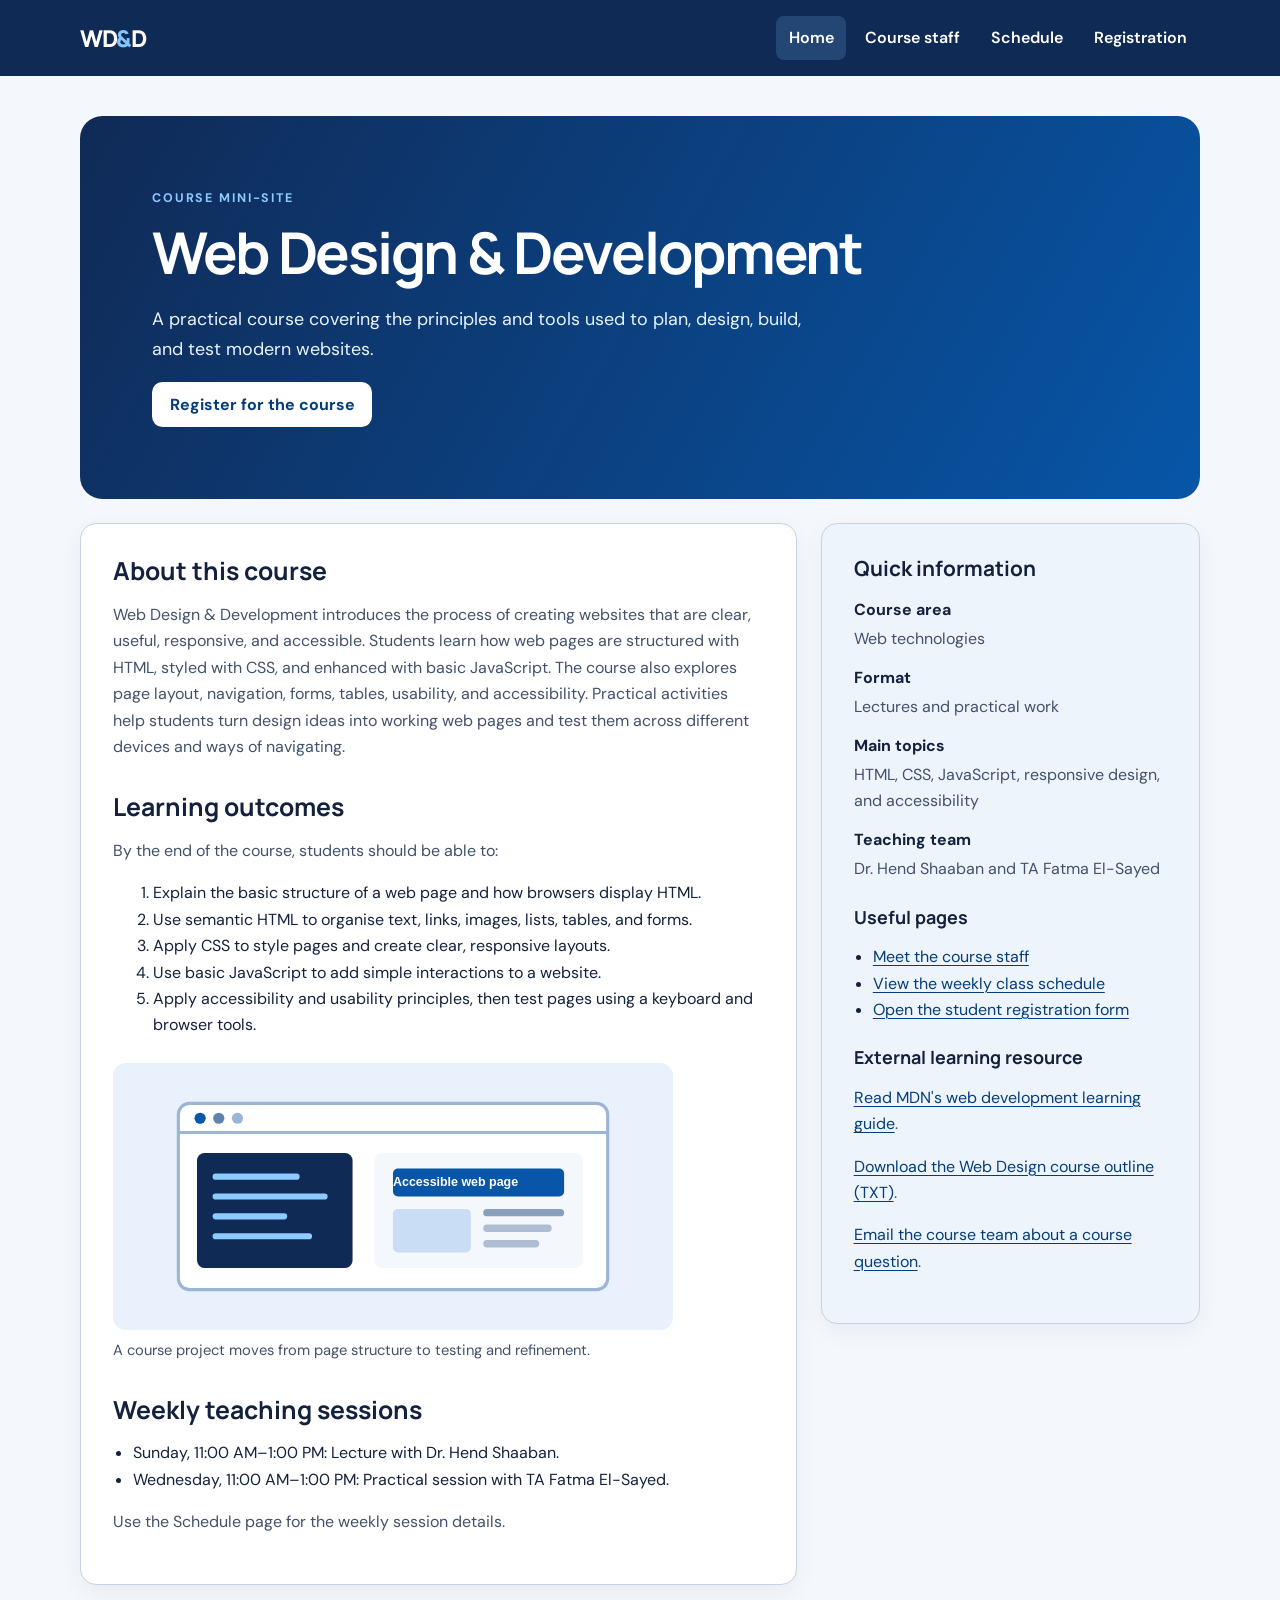
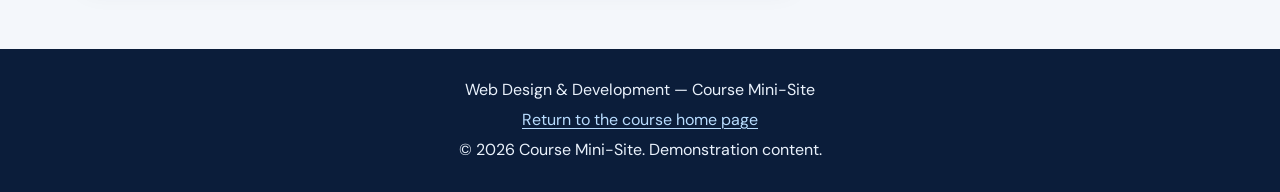
<file: index.html>
<!doctype html>
<html lang="en">
<head>
  <meta charset="utf-8">
  <meta name="viewport" content="width=device-width, initial-scale=1">
  <meta name="description" content="Course information, learning outcomes, and resources for Web Design and Development.">
  <title>Course Home | Web Design &amp; Development</title>
  <link rel="stylesheet" href="styles.css">
  <script src="script.js" defer></script>
</head>
<body>
  <a class="skip-link" href="#main-content">Skip to main content</a>
  <header class="site-header">
    <div class="header-inner">
      <a class="brand" href="index.html" aria-label="Web Design and Development course home">WD<span>&amp;</span>D</a>
      <nav aria-label="Main navigation">
        <ul class="nav-list">
          <li><a href="index.html" aria-current="page">Home</a></li>
          <li><a href="staff.html">Course staff</a></li>
          <li><a href="schedule.html">Schedule</a></li>
          <li><a href="register.html">Registration</a></li>
        </ul>
      </nav>
    </div>
  </header>

  <main id="main-content" class="page-shell">
    <section class="hero" aria-labelledby="page-title">
      <p class="eyebrow">COURSE MINI-SITE</p>
      <h1 id="page-title">Web Design &amp; Development</h1>
      <p class="lead">A practical course covering the principles and tools used to plan, design, build, and test modern websites.</p>
      <a class="button-link" href="register.html">Register for the course</a>
    </section>

    <div class="content-grid">
      <article class="content-card">
        <h2>About this course</h2>
        <p>Web Design &amp; Development introduces the process of creating websites that are clear, useful, responsive, and accessible. Students learn how web pages are structured with HTML, styled with CSS, and enhanced with basic JavaScript. The course also explores page layout, navigation, forms, tables, usability, and accessibility. Practical activities help students turn design ideas into working web pages and test them across different devices and ways of navigating.</p>

        <h2>Learning outcomes</h2>
        <p>By the end of the course, students should be able to:</p>
        <ol>
          <li>Explain the basic structure of a web page and how browsers display HTML.</li>
          <li>Use semantic HTML to organise text, links, images, lists, tables, and forms.</li>
          <li>Apply CSS to style pages and create clear, responsive layouts.</li>
          <li>Use basic JavaScript to add simple interactions to a website.</li>
          <li>Apply accessibility and usability principles, then test pages using a keyboard and browser tools.</li>
        </ol>

        <figure class="course-figure">
          <img src="assets/course-illustration.svg" alt="Illustration of a browser window containing HTML code brackets and a webpage layout.">
          <figcaption>A course project moves from page structure to testing and refinement.</figcaption>
        </figure>

        <h2>Weekly teaching sessions</h2>
        <ul class="date-list">
          <li>Sunday, 11:00 AM–1:00 PM: Lecture with Dr. Hend Shaaban.</li>
          <li>Wednesday, 11:00 AM–1:00 PM: Practical session with TA Fatma El-Sayed.</li>
        </ul>
        <p>Use the Schedule page for the weekly session details.</p>
      </article>

      <aside class="sidebar" aria-labelledby="quick-info-title">
        <h2 id="quick-info-title">Quick information</h2>
        <dl>
          <dt>Course area</dt><dd>Web technologies</dd>
          <dt>Format</dt><dd>Lectures and practical work</dd>
          <dt>Main topics</dt><dd>HTML, CSS, JavaScript, responsive design, and accessibility</dd>
          <dt>Teaching team</dt><dd>Dr. Hend Shaaban and TA Fatma El-Sayed</dd>
        </dl>
        <h3>Useful pages</h3>
        <ul>
          <li><a href="staff.html">Meet the course staff</a></li>
          <li><a href="schedule.html">View the weekly class schedule</a></li>
          <li><a href="register.html">Open the student registration form</a></li>
        </ul>
        <h3>External learning resource</h3>
        <p><a href="https://developer.mozilla.org/en-US/docs/Learn" target="_blank" rel="noopener noreferrer">Read MDN's web development learning guide</a>.</p>
        <p><a href="assets/course-outline.txt" download>Download the Web Design course outline (TXT)</a>.</p>
        <p><a href="mailto:course@example.edu?subject=Web%20Design%20Course%20Question">Email the course team about a course question</a>.</p>
      </aside>
    </div>
  </main>

  <footer class="site-footer">
    <p>Web Design &amp; Development — Course Mini-Site</p>
    <p><a href="index.html#main-content">Return to the course home page</a></p>
    <p>&copy; 2026 Course Mini-Site. Demonstration content.</p>
  </footer>
</body>
</html>
</file>
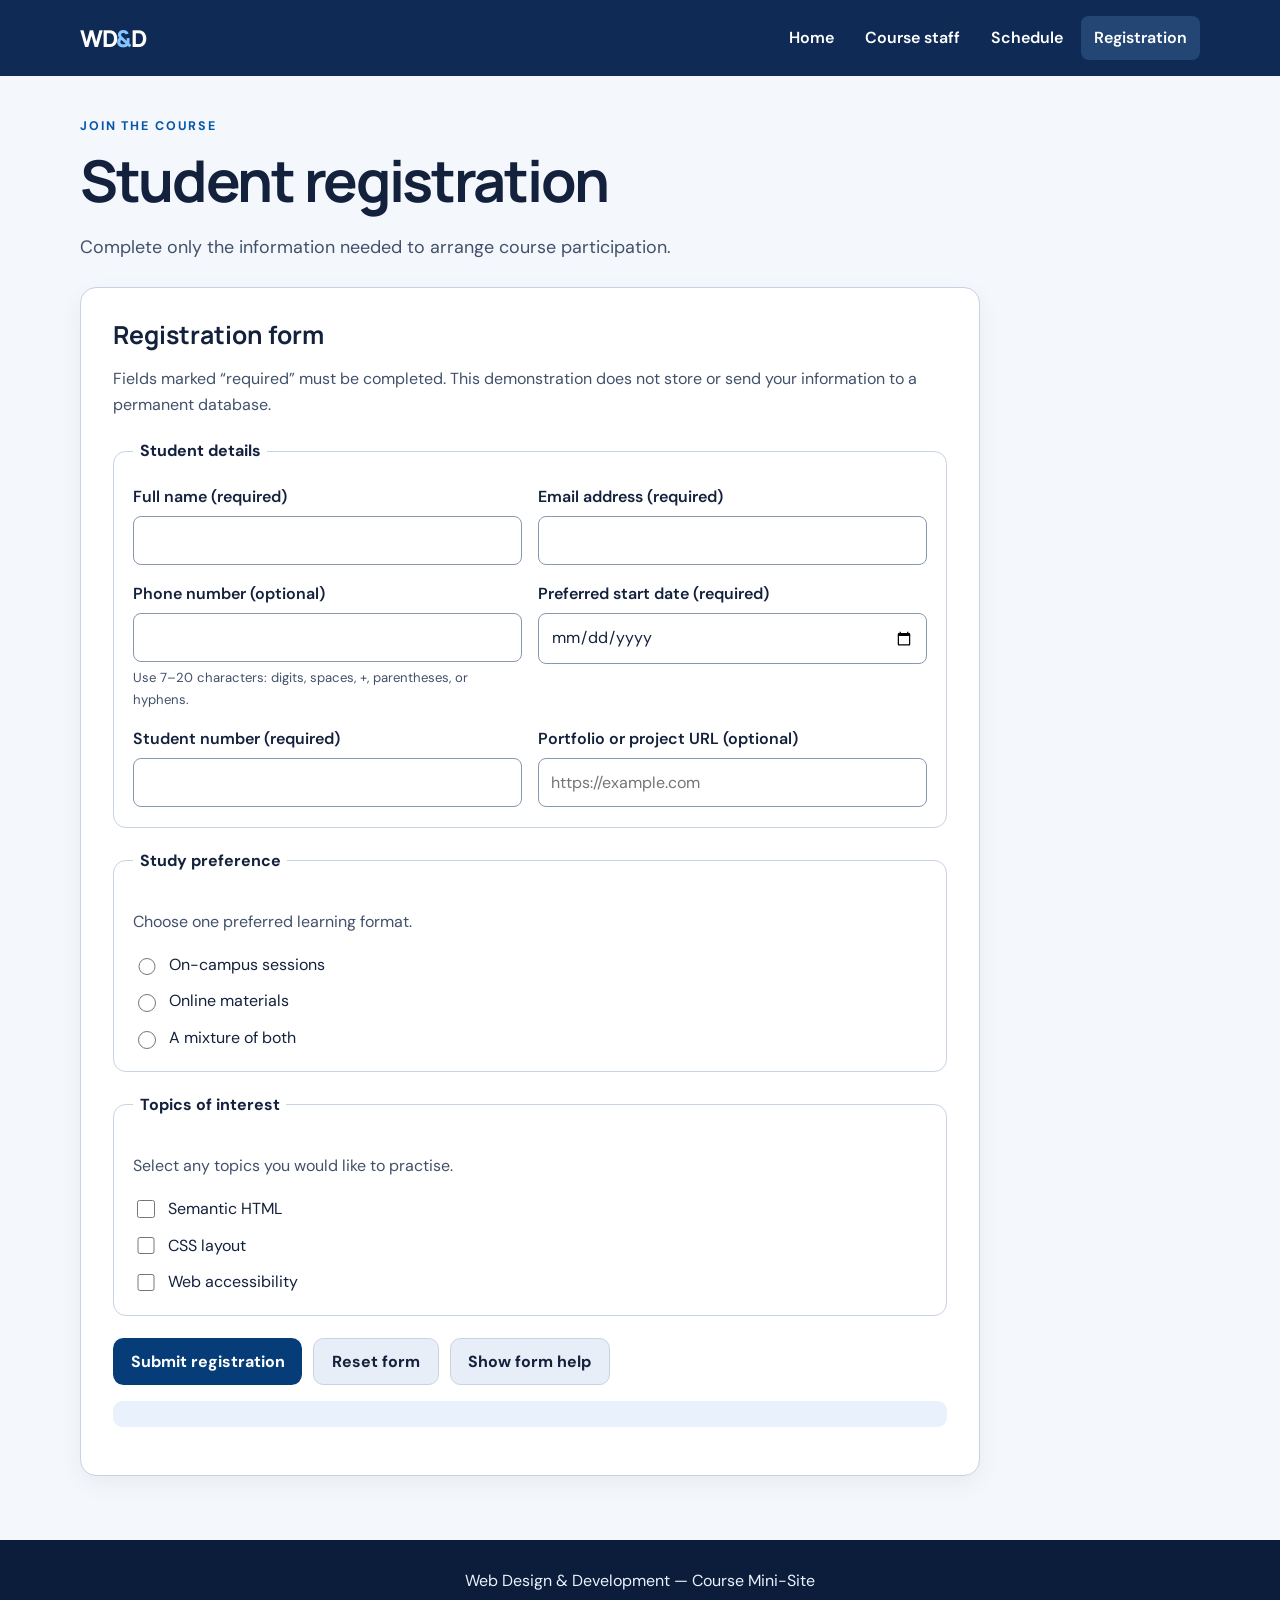
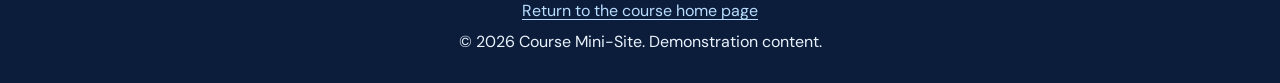
<file: register.html>
<!doctype html>
<html lang="en">
<head>
  <meta charset="utf-8">
  <meta name="viewport" content="width=device-width, initial-scale=1">
  <meta name="description" content="Demonstration registration form for the Web Design and Development course.">
  <title>Registration | Web Design &amp; Development</title>
  <link rel="stylesheet" href="styles.css">
  <script src="script.js" defer></script>
</head>
<body>
  <a class="skip-link" href="#main-content">Skip to main content</a>
  <header class="site-header">
    <div class="header-inner">
      <a class="brand" href="index.html" aria-label="Web Design and Development course home">WD<span>&amp;</span>D</a>
      <nav aria-label="Main navigation">
        <ul class="nav-list">
          <li><a href="index.html">Home</a></li>
          <li><a href="staff.html">Course staff</a></li>
          <li><a href="schedule.html">Schedule</a></li>
          <li><a href="register.html" aria-current="page">Registration</a></li>
        </ul>
      </nav>
    </div>
  </header>

  <main id="main-content" class="page-shell">
    <section class="page-intro">
      <p class="eyebrow">JOIN THE COURSE</p>
      <h1>Student registration</h1>
      <p class="lead">Complete only the information needed to arrange course participation.</p>
    </section>

    <section class="content-card form-card" aria-labelledby="form-heading">
      <h2 id="form-heading">Registration form</h2>
      <p>Fields marked “required” must be completed. This demonstration does not store or send your information to a permanent database.</p>

      <form id="registration-form" action="/submit" method="post">
        <fieldset>
          <legend>Student details</legend>
          <div class="form-grid">
            <div class="field">
              <label for="student-name">Full name (required)</label>
              <input id="student-name" name="student_name" type="text" autocomplete="name" minlength="2" maxlength="60" required>
            </div>
            <div class="field">
              <label for="student-email">Email address (required)</label>
              <input id="student-email" name="email" type="email" autocomplete="email" maxlength="100" required>
            </div>
            <div class="field">
              <label for="student-phone">Phone number (optional)</label>
              <input id="student-phone" name="phone" type="tel" autocomplete="tel" pattern="[0-9+() -]{7,20}" aria-describedby="phone-help">
              <small id="phone-help">Use 7–20 characters: digits, spaces, +, parentheses, or hyphens.</small>
            </div>
            <div class="field">
              <label for="start-date">Preferred start date (required)</label>
              <input id="start-date" name="start_date" type="date" min="2026-12-01" max="2027-06-30" required>
            </div>
            <div class="field">
              <label for="student-number">Student number (required)</label>
              <input id="student-number" name="student_number" type="number" min="1" max="999999" step="1" required>
            </div>
            <div class="field">
              <label for="portfolio-url">Portfolio or project URL (optional)</label>
              <input id="portfolio-url" name="portfolio_url" type="url" placeholder="https://example.com">
            </div>
          </div>
        </fieldset>

        <fieldset>
          <legend>Study preference</legend>
          <p class="fieldset-hint">Choose one preferred learning format.</p>
          <div class="choice-list">
            <label><input type="radio" name="study_format" value="on-campus" required> On-campus sessions</label>
            <label><input type="radio" name="study_format" value="online"> Online materials</label>
            <label><input type="radio" name="study_format" value="mixed"> A mixture of both</label>
          </div>
        </fieldset>

        <fieldset>
          <legend>Topics of interest</legend>
          <p class="fieldset-hint">Select any topics you would like to practise.</p>
          <div class="choice-list">
            <label><input type="checkbox" name="topic_html" value="yes"> Semantic HTML</label>
            <label><input type="checkbox" name="topic_css" value="yes"> CSS layout</label>
            <label><input type="checkbox" name="topic_accessibility" value="yes"> Web accessibility</label>
          </div>
        </fieldset>

        <div class="form-actions">
          <button class="primary-button" type="submit">Submit registration</button>
          <button class="secondary-button" type="reset">Reset form</button>
          <button class="secondary-button" type="button" id="help-button">Show form help</button>
        </div>
        <p id="form-help" class="status-message" hidden>Complete the required fields, choose one study preference, and check that your email address is valid.</p>
        <p id="form-status" class="status-message" role="status" aria-live="polite"></p>
      </form>
    </section>
  </main>

  <footer class="site-footer">
    <p>Web Design &amp; Development — Course Mini-Site</p>
    <p><a href="index.html#main-content">Return to the course home page</a></p>
    <p>&copy; 2026 Course Mini-Site. Demonstration content.</p>
  </footer>
</body>
</html>
</file>
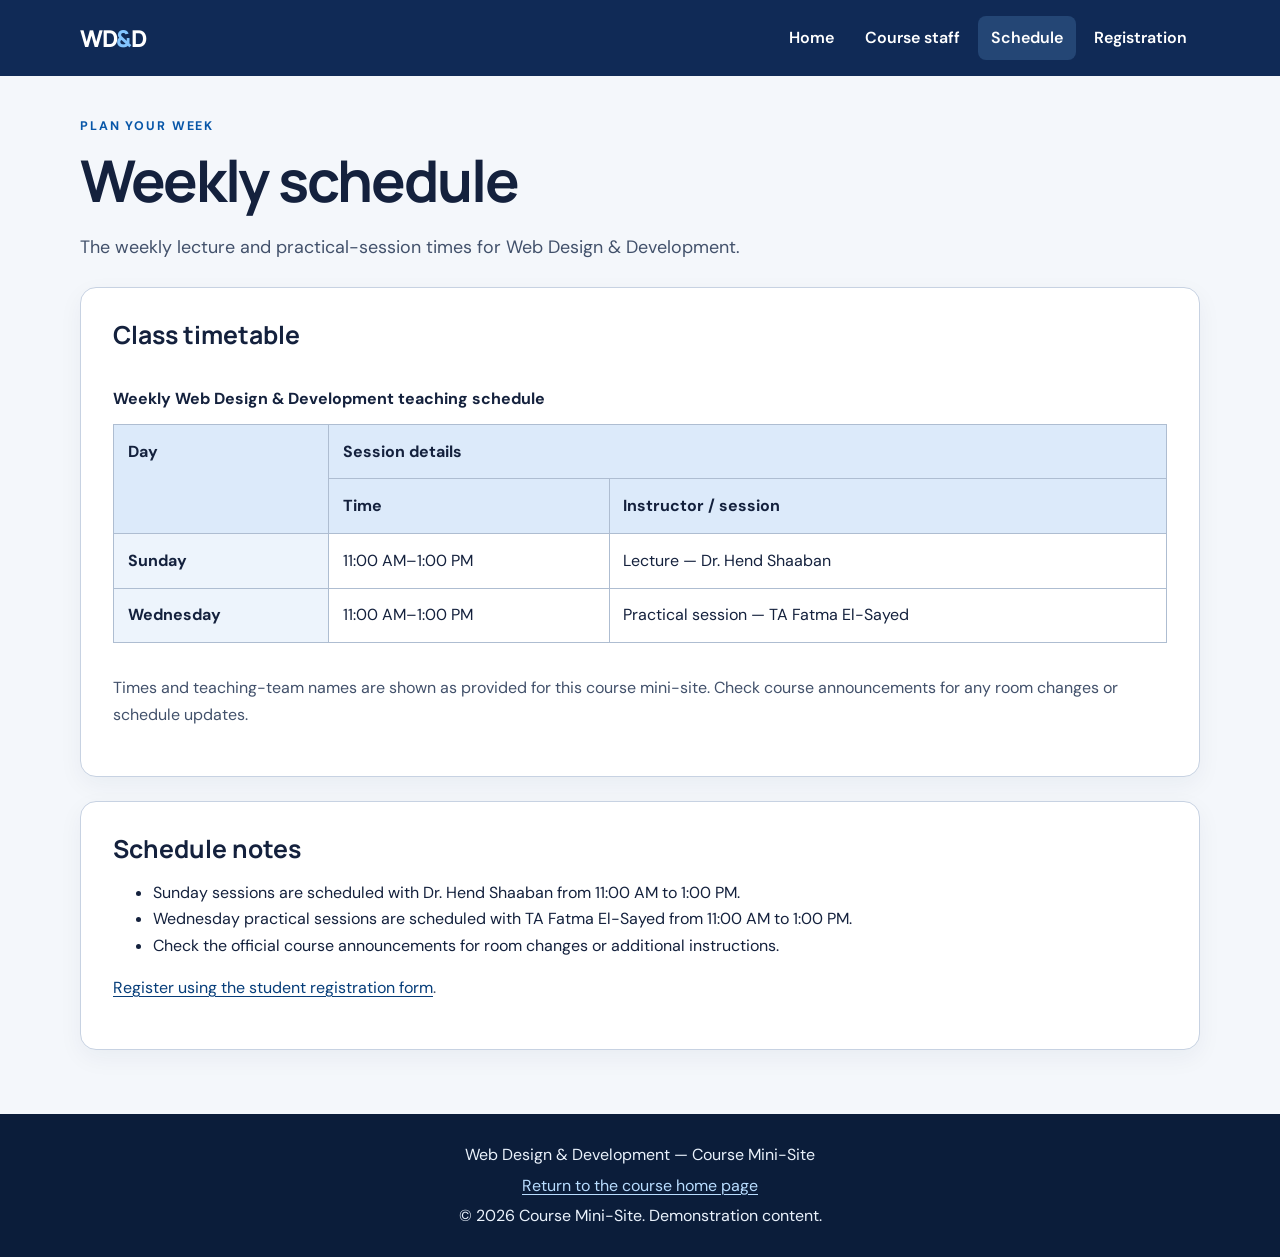
<file: schedule.html>
<!doctype html>
<html lang="en">
<head>
  <meta charset="utf-8">
  <meta name="viewport" content="width=device-width, initial-scale=1">
  <meta name="description" content="Weekly lecture and practical schedule for Web Design and Development.">
  <title>Schedule | Web Design &amp; Development</title>
  <link rel="stylesheet" href="styles.css">
  <script src="script.js" defer></script>
</head>
<body>
  <a class="skip-link" href="#main-content">Skip to main content</a>
  <header class="site-header">
    <div class="header-inner">
      <a class="brand" href="index.html" aria-label="Web Design and Development course home">WD<span>&amp;</span>D</a>
      <nav aria-label="Main navigation">
        <ul class="nav-list">
          <li><a href="index.html">Home</a></li>
          <li><a href="staff.html">Course staff</a></li>
          <li><a href="schedule.html" aria-current="page">Schedule</a></li>
          <li><a href="register.html">Registration</a></li>
        </ul>
      </nav>
    </div>
  </header>

  <main id="main-content" class="page-shell">
    <section class="page-intro">
      <p class="eyebrow">PLAN YOUR WEEK</p>
      <h1>Weekly schedule</h1>
      <p class="lead">The weekly lecture and practical-session times for Web Design &amp; Development.</p>
    </section>

    <section class="content-card" aria-labelledby="timetable-heading">
      <h2 id="timetable-heading">Class timetable</h2>
      <div class="table-wrap">
        <table>
          <caption>Weekly Web Design &amp; Development teaching schedule</caption>
          <thead>
            <tr>
              <th scope="col" rowspan="2">Day</th>
              <th scope="colgroup" colspan="2">Session details</th>
            </tr>
            <tr>
              <th scope="col">Time</th>
              <th scope="col">Instructor / session</th>
            </tr>
          </thead>
          <tbody>
            <tr>
              <th scope="row">Sunday</th>
              <td>11:00 AM–1:00 PM</td>
              <td>Lecture — Dr. Hend Shaaban</td>
            </tr>
            <tr>
              <th scope="row">Wednesday</th>
              <td>11:00 AM–1:00 PM</td>
              <td>Practical session — TA Fatma El-Sayed</td>
            </tr>
          </tbody>
        </table>
      </div>
      <p class="note">Times and teaching-team names are shown as provided for this course mini-site. Check course announcements for any room changes or schedule updates.</p>
    </section>

    <section class="content-card">
      <h2>Schedule notes</h2>
      <ul>
        <li>Sunday sessions are scheduled with Dr. Hend Shaaban from 11:00 AM to 1:00 PM.</li>
        <li>Wednesday practical sessions are scheduled with TA Fatma El-Sayed from 11:00 AM to 1:00 PM.</li>
        <li>Check the official course announcements for room changes or additional instructions.</li>
      </ul>
      <p><a href="register.html">Register using the student registration form</a>.</p>
    </section>
  </main>

  <footer class="site-footer">
    <p>Web Design &amp; Development — Course Mini-Site</p>
    <p><a href="index.html#main-content">Return to the course home page</a></p>
    <p>&copy; 2026 Course Mini-Site. Demonstration content.</p>
  </footer>
</body>
</html>
</file>
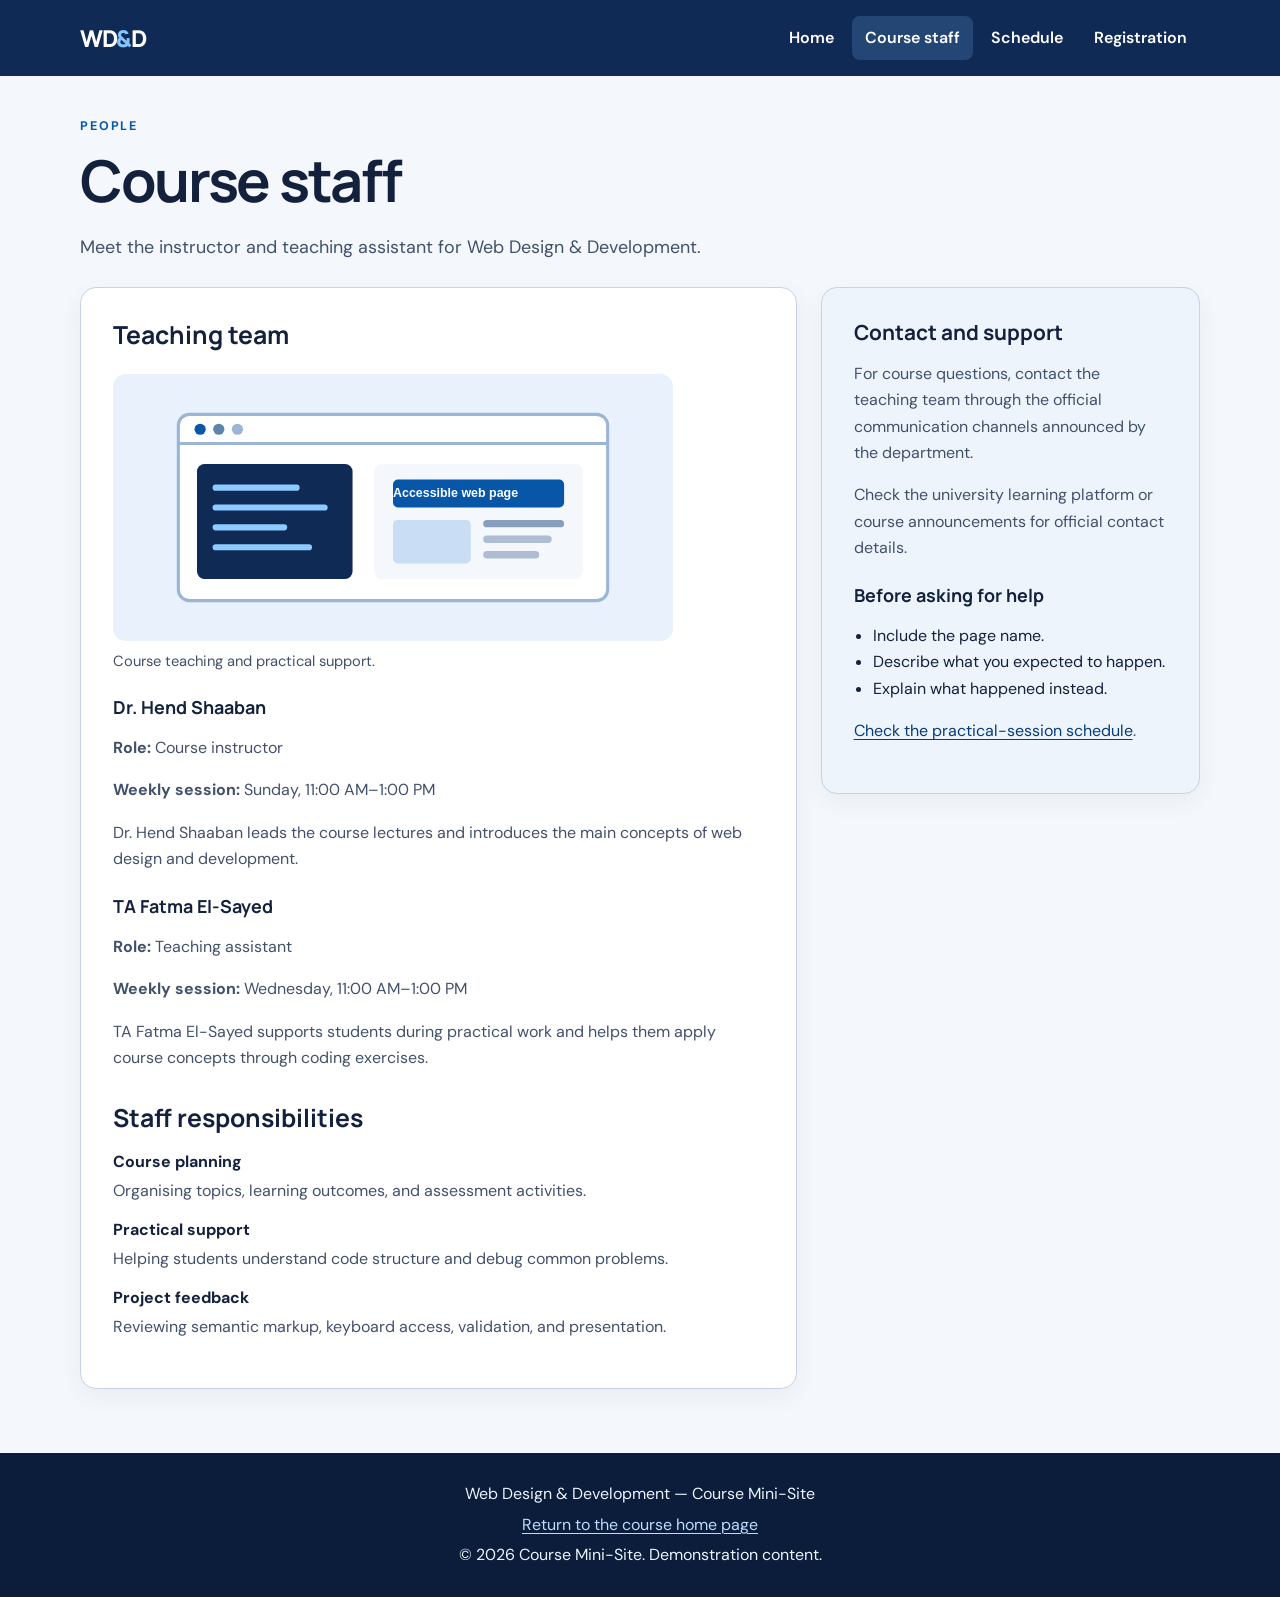
<file: staff.html>
<!doctype html>
<html lang="en">
<head>
  <meta charset="utf-8">
  <meta name="viewport" content="width=device-width, initial-scale=1">
  <meta name="description" content="Meet the teaching team for Web Design and Development.">
  <title>Course Staff | Web Design &amp; Development</title>
  <link rel="stylesheet" href="styles.css">
  <script src="script.js" defer></script>
</head>
<body>
  <a class="skip-link" href="#main-content">Skip to main content</a>
  <header class="site-header">
    <div class="header-inner">
      <a class="brand" href="index.html" aria-label="Web Design and Development course home">WD<span>&amp;</span>D</a>
      <nav aria-label="Main navigation">
        <ul class="nav-list">
          <li><a href="index.html">Home</a></li>
          <li><a href="staff.html" aria-current="page">Course staff</a></li>
          <li><a href="schedule.html">Schedule</a></li>
          <li><a href="register.html">Registration</a></li>
        </ul>
      </nav>
    </div>
  </header>

  <main id="main-content" class="page-shell">
    <section class="page-intro">
      <p class="eyebrow">PEOPLE</p>
      <h1>Course staff</h1>
      <p class="lead">Meet the instructor and teaching assistant for Web Design &amp; Development.</p>
    </section>

    <div class="content-grid">
      <article class="content-card">
        <h2>Teaching team</h2>
        <figure class="staff-figure">
          <img src="assets/course-illustration.svg" alt="A simple illustration representing a course instructor working with a webpage.">
          <figcaption>Course teaching and practical support.</figcaption>
        </figure>
        <h3>Dr. Hend Shaaban</h3>
        <p><strong>Role:</strong> Course instructor</p>
        <p><strong>Weekly session:</strong> Sunday, 11:00 AM–1:00 PM</p>
        <p>Dr. Hend Shaaban leads the course lectures and introduces the main concepts of web design and development.</p>

        <h3>TA Fatma El-Sayed</h3>
        <p><strong>Role:</strong> Teaching assistant</p>
        <p><strong>Weekly session:</strong> Wednesday, 11:00 AM–1:00 PM</p>
        <p>TA Fatma El-Sayed supports students during practical work and helps them apply course concepts through coding exercises.</p>

        <h2>Staff responsibilities</h2>
        <dl class="definition-list">
          <dt>Course planning</dt>
          <dd>Organising topics, learning outcomes, and assessment activities.</dd>
          <dt>Practical support</dt>
          <dd>Helping students understand code structure and debug common problems.</dd>
          <dt>Project feedback</dt>
          <dd>Reviewing semantic markup, keyboard access, validation, and presentation.</dd>
        </dl>
      </article>

      <aside class="sidebar" aria-labelledby="contact-title">
        <h2 id="contact-title">Contact and support</h2>
        <p>For course questions, contact the teaching team through the official communication channels announced by the department.</p>
        <p>Check the university learning platform or course announcements for official contact details.</p>
        <h3>Before asking for help</h3>
        <ul>
          <li>Include the page name.</li>
          <li>Describe what you expected to happen.</li>
          <li>Explain what happened instead.</li>
        </ul>
        <p><a href="schedule.html">Check the practical-session schedule</a>.</p>
      </aside>
    </div>
  </main>

  <footer class="site-footer">
    <p>Web Design &amp; Development — Course Mini-Site</p>
    <p><a href="index.html#main-content">Return to the course home page</a></p>
    <p>&copy; 2026 Course Mini-Site. Demonstration content.</p>
  </footer>
</body>
</html>
</file>
<file: styles.css>
@import url('https://fonts.googleapis.com/css2?family=DM+Sans:wght@400;500;600;700&family=Manrope:wght@600;700;800&display=swap');

:root {
  color-scheme: light;
  --ink: #14213d;
  --muted: #42516b;
  --paper: #f4f7fb;
  --surface: #ffffff;
  --line: #c7d2e2;
  --navy: #102a56;
  --blue: #0756a8;
  --blue-dark: #063d79;
  --pale: #e8f1fc;
  --focus: #ffbf47;
}

* { box-sizing: border-box; }
html { scroll-behavior: smooth; }
body {
  margin: 0;
  background: var(--paper);
  color: var(--ink);
  font-family: "DM Sans", Arial, sans-serif;
  font-size: 16px;
  line-height: 1.65;
}
a { color: var(--blue-dark); text-decoration-thickness: 1px; text-underline-offset: 3px; }
a:hover { text-decoration-thickness: 2px; }
a:focus-visible, button:focus-visible, input:focus-visible {
  outline: 3px solid var(--focus);
  outline-offset: 3px;
}
.skip-link {
  position: absolute; left: 1rem; top: -5rem; z-index: 10;
  background: #fff; color: var(--ink); padding: .75rem 1rem; border-radius: .5rem;
}
.skip-link:focus { top: 1rem; }
.site-header { background: var(--navy); color: #fff; }
.header-inner {
  width: min(1120px, calc(100% - 2rem)); margin: auto;
  min-height: 76px; display: flex; align-items: center; justify-content: space-between; gap: 1.5rem;
}
.brand { color: #fff; font: 800 1.45rem Manrope, sans-serif; text-decoration: none; letter-spacing: -.06em; }
.brand span { color: #83c5ff; }
.nav-list { display: flex; flex-wrap: wrap; gap: .35rem; list-style: none; margin: 0; padding: 0; }
.nav-list a {
  display: inline-block; color: #fff; text-decoration: none;
  padding: .55rem .8rem; border-radius: .5rem; font-weight: 600;
}
.nav-list a:hover, .nav-list a[aria-current="page"] { background: #244675; }
.page-shell { width: min(1120px, calc(100% - 2rem)); margin: 2.5rem auto 4rem; }
.hero {
  padding: clamp(2rem, 6vw, 4.5rem); border-radius: 1.4rem;
  color: #fff; background: linear-gradient(120deg, #102a56, #0756a8);
  margin-bottom: 1.5rem;
}
.eyebrow { color: #8ccaff; font-size: .78rem; font-weight: 700; letter-spacing: .15em; margin: 0 0 .6rem; }
h1, h2, h3 { font-family: Manrope, "DM Sans", sans-serif; line-height: 1.2; }
h1 { font-size: clamp(2.2rem, 5vw, 3.6rem); margin: 0 0 1rem; letter-spacing: -.04em; }
h2 { font-size: 1.55rem; margin: 0 0 1rem; }
h3 { font-size: 1.12rem; margin: 1.5rem 0 .55rem; }
.hero .lead { max-width: 650px; color: #e8f3ff; }
.lead { color: var(--muted); font-size: 1.12rem; max-width: 760px; }
.button-link, .primary-button, .secondary-button {
  display: inline-block; border: 0; border-radius: .65rem; padding: .75rem 1.1rem;
  font: 700 1rem "DM Sans", sans-serif; cursor: pointer; text-decoration: none;
}
.button-link, .primary-button { background: #fff; color: var(--blue-dark); }
.button-link:hover { background: #e8f1fc; }
.primary-button { background: var(--blue-dark); color: #fff; }
.primary-button:hover { background: #102a56; }
.secondary-button { background: #e8eef7; color: var(--ink); border: 1px solid var(--line); }
.secondary-button:hover { background: #dce7f5; }
.content-grid { display: grid; grid-template-columns: minmax(0, 1.7fr) minmax(250px, .9fr); gap: 1.5rem; align-items: start; }
.content-card, .sidebar {
  background: var(--surface); border: 1px solid var(--line); border-radius: 1rem;
  padding: clamp(1.25rem, 3vw, 2rem); box-shadow: 0 8px 24px rgba(16,42,86,.05);
}
.content-card + .content-card { margin-top: 1.5rem; }
.content-card p, .sidebar p { color: var(--muted); }
.content-card h2:not(:first-child) { margin-top: 2rem; }
.sidebar { background: #edf4fc; }
.sidebar h2 { font-size: 1.3rem; }
.sidebar dt, .definition-list dt { font-weight: 700; margin-top: .8rem; }
.sidebar dd, .definition-list dd { margin: .15rem 0 0; color: var(--muted); }
.sidebar ul { padding-left: 1.2rem; }
.course-figure, .staff-figure { margin: 1.5rem 0; }
.course-figure img, .staff-figure img { display: block; width: 100%; max-width: 560px; border-radius: .8rem; background: #e8f1fc; }
figcaption { margin-top: .5rem; color: var(--muted); font-size: .92rem; }
.date-list { padding-left: 1.25rem; }
.page-intro { margin-bottom: 1.5rem; }
.page-intro .eyebrow { color: var(--blue); }
.table-wrap { overflow-x: auto; }
table { width: 100%; border-collapse: collapse; min-width: 680px; margin: .5rem 0 1rem; }
caption { text-align: left; font-weight: 700; color: var(--ink); padding: .75rem 0; }
th, td { border: 1px solid #aebdd1; padding: .85rem; text-align: left; vertical-align: top; }
thead th { background: #dceafa; color: #14213d; }
tbody th { background: #edf4fc; }
tfoot th, tfoot td { background: #e8eef7; font-weight: 700; }
.note, .fieldset-hint, small { color: var(--muted); }
.form-card { max-width: 900px; }
fieldset { border: 1px solid var(--line); border-radius: .8rem; padding: 1.2rem; margin: 1.25rem 0; }
legend { font-weight: 700; padding: 0 .4rem; }
.form-grid { display: grid; grid-template-columns: repeat(2, minmax(0, 1fr)); gap: 1rem; }
.field label { display: block; font-weight: 600; margin-bottom: .35rem; }
.field input {
  width: 100%; min-height: 46px; border: 1px solid #8798b0; border-radius: .5rem;
  padding: .65rem .75rem; background: #fff; color: var(--ink); font: inherit;
}
.field small { display: block; margin-top: .3rem; font-size: .82rem; }
.choice-list { display: grid; gap: .65rem; }
.choice-list label { display: flex; gap: .65rem; align-items: center; }
.choice-list input { width: 1.1rem; height: 1.1rem; accent-color: var(--blue-dark); }
.form-actions { display: flex; flex-wrap: wrap; gap: .7rem; margin-top: 1.4rem; }
.status-message { margin-top: 1rem; padding: .8rem 1rem; border-radius: .6rem; background: var(--pale); color: var(--ink); }
.site-footer { background: #0b1d3a; color: #eaf2fc; padding: 1.5rem 1rem; text-align: center; }
.site-footer p { margin: .25rem; }
.site-footer a { color: #b9ddff; }
@media (max-width: 760px) {
  .header-inner { align-items: flex-start; flex-direction: column; padding: 1rem 0; gap: .7rem; }
  .nav-list { gap: .15rem; }
  .nav-list a { padding: .45rem .55rem; font-size: .92rem; }
  .content-grid { grid-template-columns: 1fr; }
}
@media (max-width: 520px) {
  .form-grid { grid-template-columns: 1fr; }
  .page-shell { margin-top: 1.25rem; }
}
</file>
